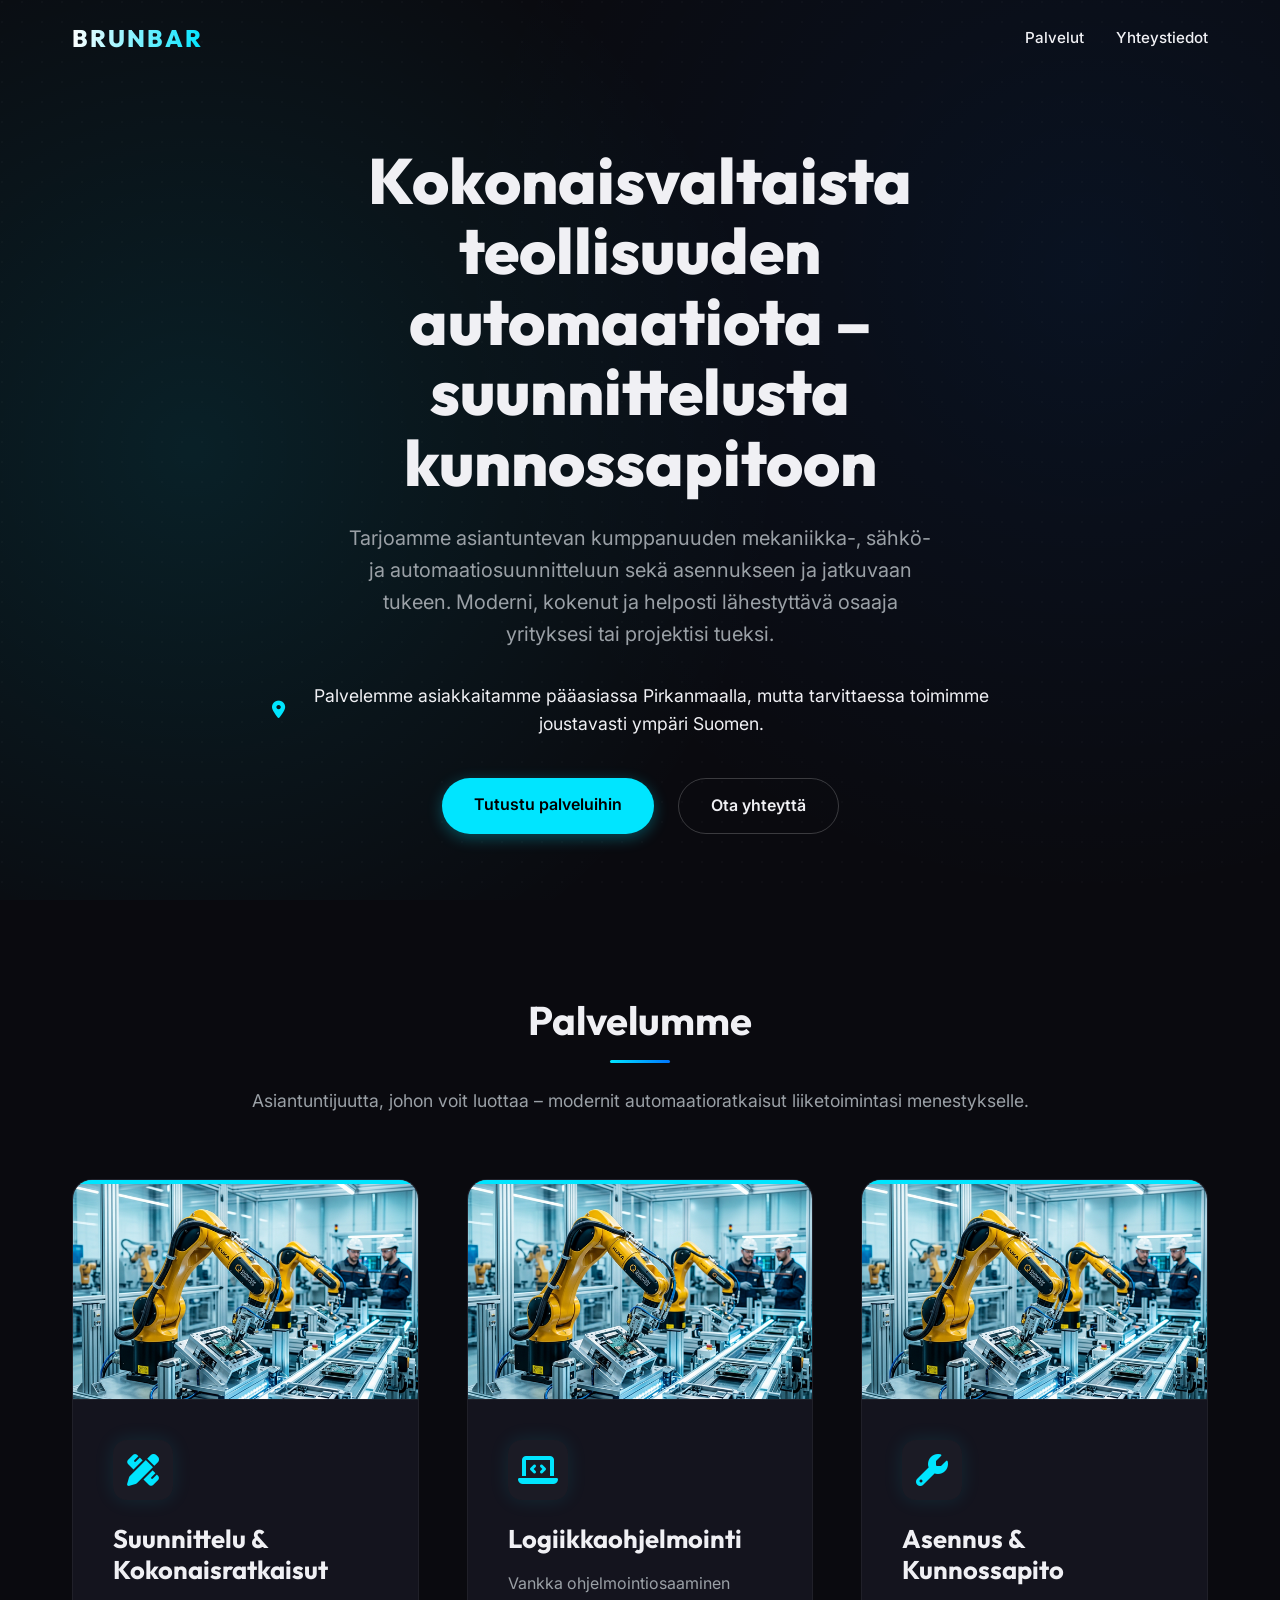
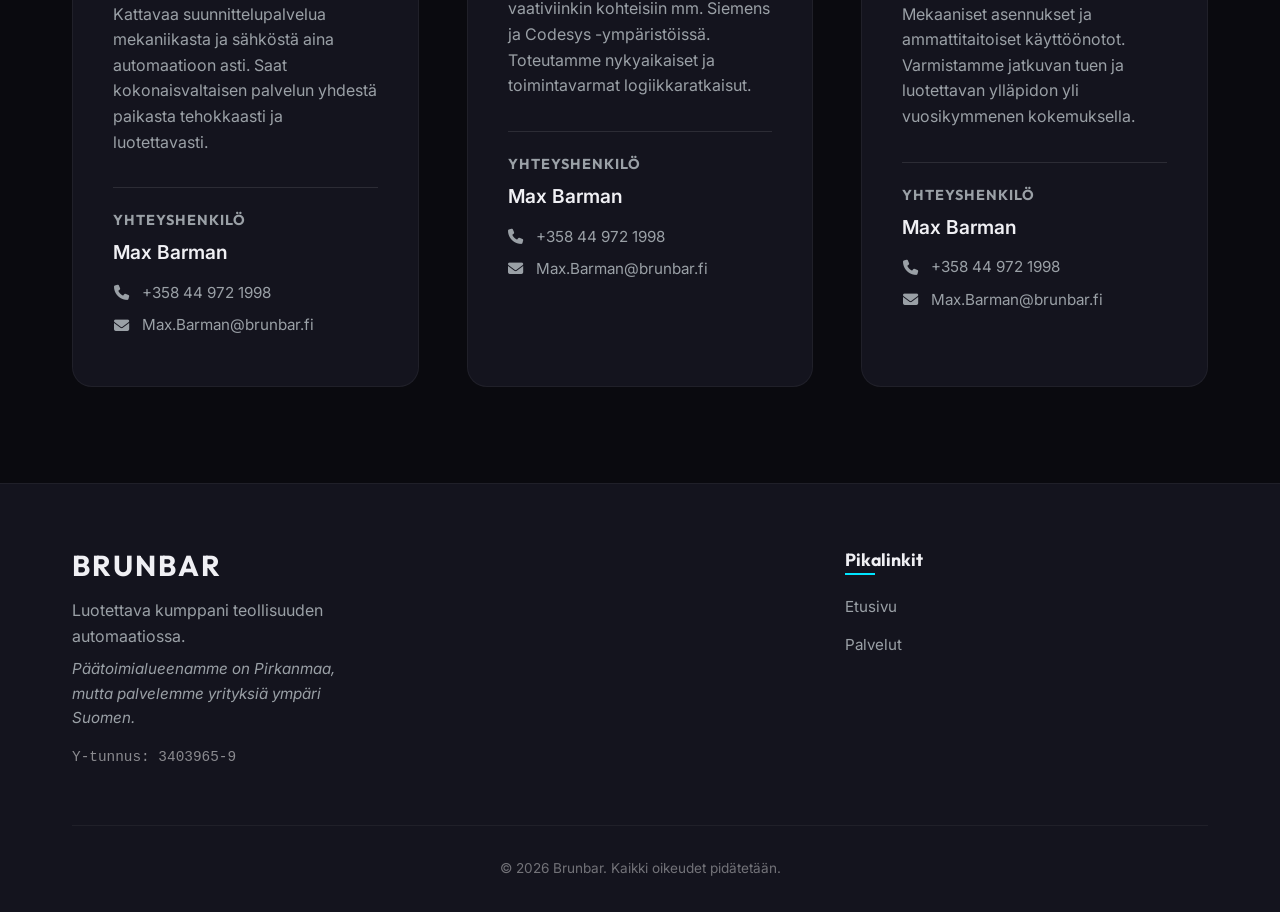
<file: index.html>
<!DOCTYPE html>
<html lang="fi">
<head>
    <meta charset="UTF-8">
    <meta name="viewport" content="width=device-width, initial-scale=1.0">
    <title>Brunbar - Teollisuuden Automaatioratkaisut</title>
    <meta name="description" content="Brunbar tarjoaa asiantuntevia ja luotettavia teollisuuden automaatioratkaisuja.">
    <link rel="preconnect" href="https://fonts.googleapis.com">
    <link rel="preconnect" href="https://fonts.gstatic.com" crossorigin>
    <link href="https://fonts.googleapis.com/css2?family=Inter:wght@300;400;600;800&family=Outfit:wght@400;700&display=swap" rel="stylesheet">
    <link rel="stylesheet" href="style.css">
    <link rel="stylesheet" href="https://cdnjs.cloudflare.com/ajax/libs/font-awesome/6.4.0/css/all.min.css">
</head>
<body>

    <!-- Header navigation -->
    <header id="navbar">
        <div class="container nav-content">
            <a href="#" class="logo">BRUNBAR</a>
            <nav class="nav-links">
                <a href="#services">Palvelut</a>
                <a href="#contact">Yhteystiedot</a>
            </nav>
        </div>
    </header>

    <!-- Hero Section -->
    <section class="hero" id="home">
        <div class="hero-background"></div>
        <div class="hero-overlay"></div>
        <div class="container hero-content">
            <h1 class="hero-title">Kokonaisvaltaista teollisuuden automaatiota – suunnittelusta kunnossapitoon</h1>
            <p class="hero-subtitle">Tarjoamme asiantuntevan kumppanuuden mekaniikka-, sähkö- ja automaatiosuunnitteluun sekä asennukseen ja jatkuvaan tukeen. Moderni, kokenut ja helposti lähestyttävä osaaja yrityksesi tai projektisi tueksi.</p>
            <p class="hero-location"><i class="fa-solid fa-location-dot"></i> Palvelemme asiakkaitamme pääasiassa Pirkanmaalla, mutta tarvittaessa toimimme joustavasti ympäri Suomen.</p>
            <div class="hero-actions">
                <a href="#services" class="btn btn-primary">Tutustu palveluihin</a>
                <a href="#contact" class="btn btn-secondary">Ota yhteyttä</a>
            </div>
        </div>
    </section>

    <!-- Services Section -->
    <section class="services section" id="services">
        <div class="container">
            <div class="section-header">
                <h2>Palvelumme</h2>
                <div class="line"></div>
                <p>Asiantuntijuutta, johon voit luottaa – modernit automaatioratkaisut liiketoimintasi menestykselle.</p>
            </div>
            
            <div class="services-grid">
                <!-- Design Service -->
                <div class="service-card automation-card">
                    <div class="service-image-wrapper">
                        <img src="automation_bg.png" alt="Mekaniikka, sähkö ja automaatiosuunnittelu" class="service-bg-image">
                    </div>
                    <div class="service-content">
                        <div class="service-icon">
                            <i class="fa-solid fa-pen-ruler"></i>
                        </div>
                        <h3>Suunnittelu & Kokonaisratkaisut</h3>
                        <p>Kattavaa suunnittelupalvelua mekaniikasta ja sähköstä aina automaatioon asti. Saat kokonaisvaltaisen palvelun yhdestä paikasta tehokkaasti ja luotettavasti.</p>
                        <div class="service-contact">
                            <h4>Yhteyshenkilö</h4>
                            <p class="name">Max Barman</p>
                            <a href="tel:+358449721998" class="contact-link"><i class="fa-solid fa-phone"></i> +358 44 972 1998</a>
                            <a href="mailto:Max.Barman@brunbar.fi" class="contact-link"><i class="fa-solid fa-envelope"></i> Max.Barman@brunbar.fi</a>
                        </div>
                    </div>
                </div>

                <!-- Programming Service -->
                <div class="service-card automation-card">
                    <div class="service-image-wrapper">
                        <img src="automation_bg.png" alt="Logiikkaohjelmointi" class="service-bg-image">
                    </div>
                    <div class="service-content">
                        <div class="service-icon">
                            <i class="fa-solid fa-laptop-code"></i>
                        </div>
                        <h3>Logiikkaohjelmointi</h3>
                        <p>Vankka ohjelmointiosaaminen vaativiinkin kohteisiin mm. Siemens ja Codesys -ympäristöissä. Toteutamme nykyaikaiset ja toimintavarmat logiikkaratkaisut.</p>
                        <div class="service-contact">
                            <h4>Yhteyshenkilö</h4>
                            <p class="name">Max Barman</p>
                            <a href="tel:+358449721998" class="contact-link"><i class="fa-solid fa-phone"></i> +358 44 972 1998</a>
                            <a href="mailto:Max.Barman@brunbar.fi" class="contact-link"><i class="fa-solid fa-envelope"></i> Max.Barman@brunbar.fi</a>
                        </div>
                    </div>
                </div>

                <!-- Maintenance Service -->
                <div class="service-card automation-card">
                    <div class="service-image-wrapper">
                        <img src="automation_bg.png" alt="Asennus ja kunnossapito" class="service-bg-image">
                    </div>
                    <div class="service-content">
                        <div class="service-icon">
                            <i class="fa-solid fa-wrench"></i>
                        </div>
                        <h3>Asennus & Kunnossapito</h3>
                        <p>Mekaaniset asennukset ja ammattitaitoiset käyttöönotot. Varmistamme jatkuvan tuen ja luotettavan ylläpidon yli vuosikymmenen kokemuksella.</p>
                        <div class="service-contact">
                            <h4>Yhteyshenkilö</h4>
                            <p class="name">Max Barman</p>
                            <a href="tel:+358449721998" class="contact-link"><i class="fa-solid fa-phone"></i> +358 44 972 1998</a>
                            <a href="mailto:Max.Barman@brunbar.fi" class="contact-link"><i class="fa-solid fa-envelope"></i> Max.Barman@brunbar.fi</a>
                        </div>
                    </div>
                </div>

            </div>
        </div>
    </section>

    <!-- Contact & Footer Section -->
    <footer class="footer" id="contact">
        <div class="container">
            <div class="footer-grid">
                <div class="footer-brand">
                    <h2>BRUNBAR</h2>
                    <p>Luotettava kumppani teollisuuden automaatiossa.</p>
                    <p class="location-text">Päätoimialueenamme on Pirkanmaa, mutta palvelemme yrityksiä ympäri Suomen.</p>
                    <p class="y-tunnus">Y-tunnus: 3403965-9</p>
                </div>
                
                <div class="footer-links">
                    <h3>Pikalinkit</h3>
                    <ul>
                        <li><a href="#home">Etusivu</a></li>
                        <li><a href="#services">Palvelut</a></li>
                    </ul>
                </div>
            </div>
            
            <div class="footer-bottom">
                <p>&copy; <span id="year"></span> Brunbar. Kaikki oikeudet pidätetään.</p>
            </div>
        </div>
    </footer>

    <script src="script.js"></script>
</body>
</html>
</file>
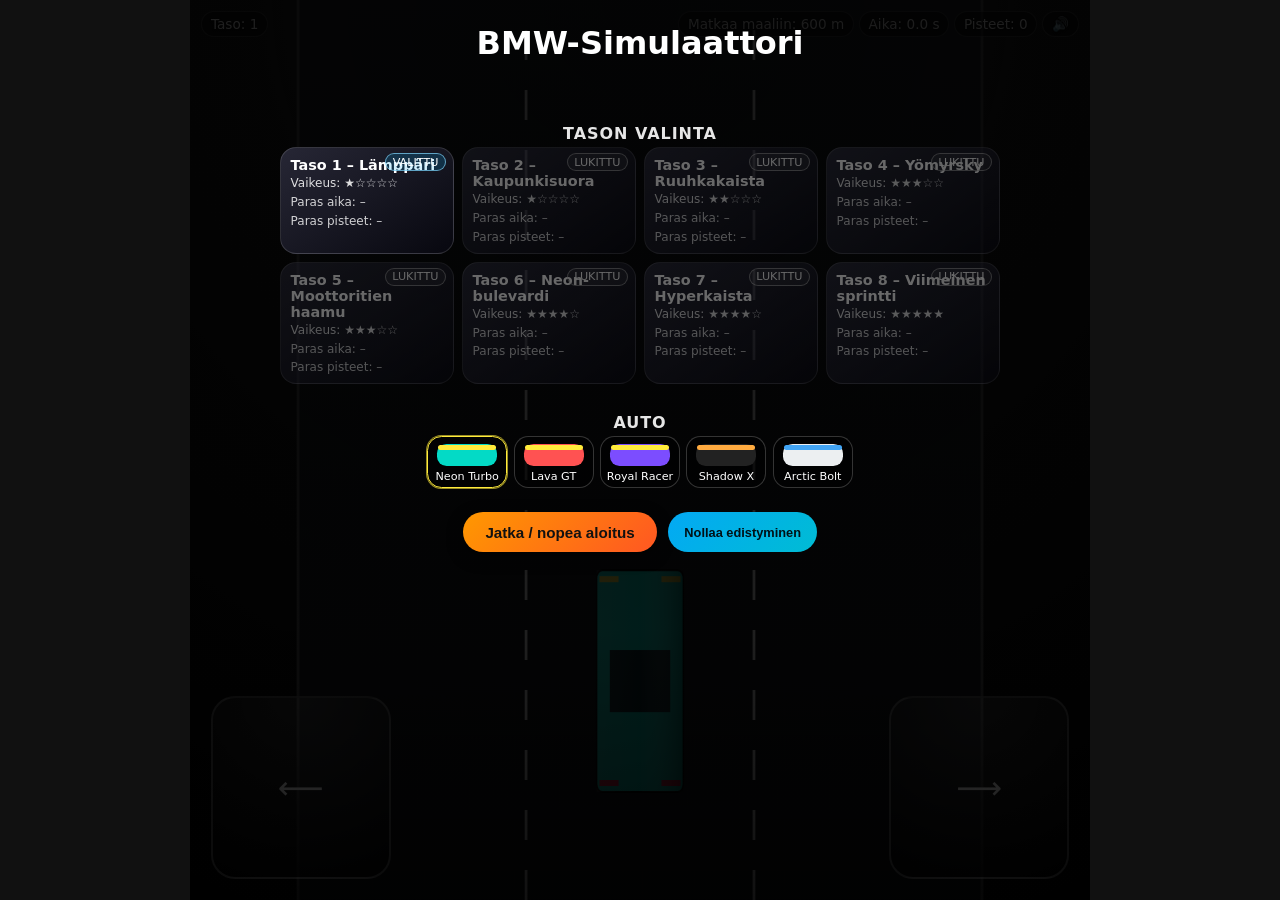
<file: gayming.html>
<!DOCTYPE html>
<html lang="fi">
<head>
  <meta charset="UTF-8" />
  <title>Mini Racing – Gayming Edition</title>
  <meta name="viewport" content="width=device-width, initial-scale=1, maximum-scale=1, user-scalable=no" />
  <style>
    * {
      box-sizing: border-box;
      margin: 0;
      padding: 0;
      -webkit-tap-highlight-color: transparent;
    }

    html, body {
      width: 100%;
      height: 100%;
      overflow: hidden;
      background: #111;
      font-family: system-ui, -apple-system, BlinkMacSystemFont, "Segoe UI", sans-serif;
      color: #fff;
    }

    #game-container {
      position: relative;
      width: 100%;
      height: 100%;
      touch-action: none;
      background: radial-gradient(circle at top, #333 0, #111 60%, #000 100%);
    }

    canvas {
      display: block;
      width: 100%;
      height: 100%;
    }

    .overlay {
      position: absolute;
      inset: 0;
      display: flex;
      flex-direction: column;
      align-items: center;
      justify-content: flex-start;
      gap: 0.75rem;
      padding: 1.5rem 1.2rem 1.2rem;
      background: radial-gradient(circle at top, rgba(0,0,0,0.9), rgba(0,0,0,0.85));
      text-align: center;
      z-index: 10;
      overflow-y: auto;
    }

    .overlay.hidden {
      display: none;
    }

    .overlay h1 {
      font-size: 2rem;
      margin-bottom: 0.25rem;
    }

    .overlay p {
      margin-bottom: 0.25rem;
      opacity: 0.9;
    }

    .btn {
      display: inline-block;
      border-radius: 999px;
      padding: 0.7rem 1.4rem;
      border: none;
      margin: 0.2rem;
      font-size: 0.95rem;
      font-weight: 600;
      background: linear-gradient(135deg, #ff9800, #ff5722);
      color: #111;
      cursor: pointer;
      box-shadow: 0 0.3rem 0.9rem rgba(0, 0, 0, 0.6);
      white-space: nowrap;
    }

    .btn.secondary {
      background: linear-gradient(135deg, #03a9f4, #00bcd4);
      color: #011017;
    }

    .btn.small {
      padding: 0.45rem 1rem;
      font-size: 0.8rem;
      box-shadow: none;
    }

    .btn:active {
      transform: translateY(1px) scale(0.98);
    }

    .section-title {
      font-size: 1rem;
      font-weight: 700;
      margin-top: 0.5rem;
      margin-bottom: 0.25rem;
      text-transform: uppercase;
      letter-spacing: 0.06em;
      opacity: 0.9;
    }

    .hint {
      font-size: 0.8rem;
      opacity: 0.7;
    }

    .level-select {
      width: 100%;
      max-width: 720px;
      margin-top: 0.4rem;
    }

    .level-list {
      display: grid;
      grid-template-columns: repeat(auto-fit, minmax(140px, 1fr));
      gap: 0.5rem;
      width: 100%;
    }

    .level-card {
      background: linear-gradient(145deg, rgba(40,40,55,0.96), rgba(8,8,16,0.96));
      border-radius: 1rem;
      padding: 0.55rem 0.6rem;
      border: 1px solid rgba(255,255,255,0.14);
      text-align: left;
      display: flex;
      flex-direction: column;
      gap: 0.2rem;
      cursor: pointer;
      position: relative;
    }

    .level-card.locked {
      opacity: 0.4;
      cursor: default;
    }

    .level-name {
      font-size: 0.9rem;
      font-weight: 600;
    }

    .level-meta {
      font-size: 0.75rem;
      opacity: 0.85;
    }

    .level-best-time,
    .level-best-score {
      font-size: 0.75rem;
      margin-top: 0.1rem;
      opacity: 0.8;
    }

    .level-badge {
      position: absolute;
      top: 0.3rem;
      right: 0.45rem;
      font-size: 0.7rem;
      padding: 0.1rem 0.4rem;
      border-radius: 999px;
      background: rgba(76,175,80,0.2);
      border: 1px solid rgba(129,199,132,0.6);
      text-transform: uppercase;
    }

    .level-badge.locked {
      background: rgba(158,158,158,0.1);
      border-color: rgba(189,189,189,0.6);
    }

    .level-badge.current {
      background: rgba(3,169,244,0.18);
      border-color: rgba(129,212,250,0.7);
    }

    .car-customization {
      width: 100%;
      max-width: 720px;
      margin-top: 0.3rem;
    }

    .car-skin-list {
      display: flex;
      flex-wrap: wrap;
      gap: 0.4rem;
      justify-content: center;
    }

    .car-skin {
      width: 80px;
      padding: 0.25rem;
      border-radius: 0.9rem;
      background: rgba(0,0,0,0.5);
      border: 1px solid rgba(255,255,255,0.2);
      cursor: pointer;
      display: flex;
      flex-direction: column;
      align-items: center;
      gap: 0.1rem;
      font-size: 0.7rem;
    }

    .car-skin-preview {
      width: 100%;
      height: 28px;
      border-radius: 0.7rem;
      position: relative;
      overflow: hidden;
    }

    .car-skin-preview-body {
      position: absolute;
      inset: 3px 5px;
      border-radius: 0.6rem;
    }

    .car-skin-preview-details {
      position: absolute;
      left: 6px;
      right: 6px;
      top: 4px;
      height: 5px;
      border-radius: 999px;
    }

    .car-skin.selected {
      border-color: #ffeb3b;
      box-shadow: 0 0 0 1px rgba(255,235,59,0.6);
    }

    .menu-actions {
      margin-top: 0.3rem;
      display: flex;
      flex-wrap: wrap;
      gap: 0.3rem;
      justify-content: center;
    }

    #controls {
      position: absolute;
      inset-inline: 0;
      bottom: 0;
      height: 25vh;
      display: flex;
      justify-content: space-between;
      padding: 1.3rem;
      z-index: 5;
      pointer-events: none;
    }

    .control-btn {
      pointer-events: auto;
      width: 30vw;
      max-width: 180px;
      height: 100%;
      border-radius: 1.5rem;
      border: 2px solid rgba(255, 255, 255, 0.3);
      background: radial-gradient(circle at top, rgba(255,255,255,0.16), rgba(0,0,0,0.75));
      display: flex;
      align-items: center;
      justify-content: center;
      font-size: 2rem;
      color: #fff;
      user-select: none;
    }

    .control-btn:active {
      background: radial-gradient(circle at top, rgba(255,255,255,0.25), rgba(0,0,0,0.85));
      transform: scale(0.97);
    }

    #hud {
      position: absolute;
      top: 0.7rem;
      left: 0.7rem;
      right: 0.7rem;
      display: flex;
      justify-content: space-between;
      flex-wrap: wrap;
      gap: 0.3rem;
      font-size: 0.85rem;
      text-shadow: 0 1px 2px #000;
      z-index: 4;
    }

    #hud span {
      background: rgba(0, 0, 0, 0.5);
      padding: 0.25rem 0.55rem;
      border-radius: 999px;
      border: 1px solid rgba(255,255,255,0.2);
    }

    #hud-right {
      display: flex;
      gap: 0.3rem;
      flex-wrap: wrap;
    }

    #hud-audio {
      cursor: pointer;
      user-select: none;
    }

    #status-overlay h1 {
      margin-top: 1rem;
      margin-bottom: 0.4rem;
    }

    #status-overlay .btn-row {
      margin-top: 0.4rem;
      display: flex;
      flex-wrap: wrap;
      gap: 0.4rem;
      justify-content: center;
    }

    #status-extra {
      font-size: 0.8rem;
      opacity: 0.8;
      margin-top: 0.1rem;
    }

    @media (min-width: 768px) {
      .overlay { justify-content: flex-start; }
      #game-container {
        max-width: 900px;
        margin: 0 auto;
      }
    }
  </style>
</head>
<body>
  <div id="game-container">
    <canvas id="game"></canvas>

    <div id="hud">
      <span id="hud-level">Taso: 1</span>
      <div id="hud-right">
        <span id="hud-distance">Matkaa maaliin: –</span>
        <span id="hud-time">Aika: 0.0 s</span>
        <span id="hud-score">Pisteet: 0</span>
        <span id="hud-audio" title="Äänet päälle/pois">🔊</span>
      </div>
    </div>

    <div id="controls">
      <div id="btn-left" class="control-btn">⟵</div>
      <div id="btn-right" class="control-btn">⟶</div>
    </div>

    <div id="menu" class="overlay">
      <h1>BMW-Simulaattori</h1>
      <p></p>
      <p class="hint"></p>

      <div class="level-select">
        <div class="section-title">Tason valinta</div>
        <div id="level-list" class="level-list"></div>
        <p class="hint"></p>
      </div>

      <div class="car-customization">
        <div class="section-title">Auto</div>
        <div id="car-skin-list" class="car-skin-list"></div>
        <p class="hint"></p>
      </div>

      <div class="menu-actions">
        <button id="btn-quick-start" class="btn">Jatka / nopea aloitus</button>
        <button id="btn-reset-progress" class="btn secondary small">Nollaa edistyminen</button>
      </div>
    </div>

    <div id="status-overlay" class="overlay hidden">
      <h1 id="status-title">Taso läpäisty!</h1>
      <p id="status-text"></p>
      <div id="status-extra"></div>
      <div class="btn-row">
        <button id="btn-primary" class="btn"></button>
        <button id="btn-secondary" class="btn secondary hidden"></button>
        <button id="btn-back-menu" class="btn small">Takaisin valikkoon</button>
      </div>
    </div>
  </div>

  <script>
    // DOM
    const canvas = document.getElementById("game");
    const ctx = canvas.getContext("2d");

    const hudLevel = document.getElementById("hud-level");
    const hudDistance = document.getElementById("hud-distance");
    const hudTime = document.getElementById("hud-time");
    const hudScore = document.getElementById("hud-score");
    const hudAudio = document.getElementById("hud-audio");

    const menuOverlay = document.getElementById("menu");
    const levelListEl = document.getElementById("level-list");
    const carSkinListEl = document.getElementById("car-skin-list");
    const btnQuickStart = document.getElementById("btn-quick-start");
    const btnResetProgress = document.getElementById("btn-reset-progress");

    const statusOverlay = document.getElementById("status-overlay");
    const statusTitle = document.getElementById("status-title");
    const statusText = document.getElementById("status-text");
    const statusExtra = document.getElementById("status-extra");
    const btnPrimary = document.getElementById("btn-primary");
    const btnSecondary = document.getElementById("btn-secondary");
    const btnBackMenu = document.getElementById("btn-back-menu");

    const btnLeft = document.getElementById("btn-left");
    const btnRight = document.getElementById("btn-right");

    // Storage keys (v3 = uusi, helpompi peli)
    const STORAGE_KEY_PROGRESS = "miniRacingProgress_v3";
    const STORAGE_KEY_CAR = "miniRacingCarSkin_v3";
    const STORAGE_KEY_AUDIO = "miniRacingAudio_v1";

    // Tasot (8 karttaa)
    const levels = [
      { id: 0, name: "Taso 1 – Lämppäri",            speed: 170, distance: 600,  obstacleInterval: 1300, coinInterval: 1100, difficulty: 1 },
      { id: 1, name: "Taso 2 – Kaupunkisuora",       speed: 190, distance: 900,  obstacleInterval: 1200, coinInterval: 1000, difficulty: 2 },
      { id: 2, name: "Taso 3 – Ruuhkakaista",        speed: 215, distance: 1100, obstacleInterval: 1100, coinInterval: 950,  difficulty: 3 },
      { id: 3, name: "Taso 4 – Yömyrsky",            speed: 240, distance: 1300, obstacleInterval: 1000, coinInterval: 900,  difficulty: 4 },
      { id: 4, name: "Taso 5 – Moottoritien haamu",  speed: 265, distance: 1500, obstacleInterval: 930,  coinInterval: 850,  difficulty: 5 },
      { id: 5, name: "Taso 6 – Neon-bulevardi",      speed: 290, distance: 1800, obstacleInterval: 880,  coinInterval: 800,  difficulty: 6 },
      { id: 6, name: "Taso 7 – Hyperkaista",         speed: 320, distance: 2100, obstacleInterval: 830,  coinInterval: 750,  difficulty: 7 },
      { id: 7, name: "Taso 8 – Viimeinen sprintti",  speed: 350, distance: 2400, obstacleInterval: 780,  coinInterval: 720,  difficulty: 8 }
    ];

    const carSkins = [
      { id: "neon",   name: "Neon Turbo",    body: "#03dac6", details: "#ffeb3b" },
      { id: "lava",   name: "Lava GT",       body: "#ff5252", details: "#ffeb3b" },
      { id: "royal",  name: "Royal Racer",   body: "#7c4dff", details: "#ffeb3b" },
      { id: "shadow", name: "Shadow X",      body: "#222222", details: "#ffab40" },
      { id: "arctic", name: "Arctic Bolt",   body: "#eceff1", details: "#42a5f5" }
    ];

    let progress = {
      highestUnlocked: 0,
      bestTimes: {},
      bestScores: {}
    };

    let currentCarSkinId = "neon";

    let gameState = "menu"; // menu, playing, levelComplete, gameOver, finished
    let currentLevelIndex = 0;

    const road = {
      x: 0,
      width: 0,
      lanes: 3,
      laneWidth: 0
    };

    const player = {
      x: 0,
      y: 0,
      width: 40,
      height: 70,
      lane: 1,
      targetLane: 1,
      moveSpeed: 900 // px/s sivuttaisliikkeen maksimi
    };

    let obstacles = [];
    let obstacleTimer = 0;
    let distanceLeft = 0;
    let lastTime = 0;
    let scrollOffset = 0;
    let elapsedTime = 0;

    let coins = [];
    let coinTimer = 0;
    let score = 0;
    const COIN_VALUE = 100;

    let inputLeftActive = false;
    let inputRightActive = false;

    // Audio
    let audioEnabled = true;
    let audioCtx = null;
    let masterGain = null;
    let engineGain = null;
    let sfxGain = null;
    let engineOsc = null;

    function loadAudioSetting() {
      try {
        const v = localStorage.getItem(STORAGE_KEY_AUDIO);
        audioEnabled = v === "0" ? false : true;
      } catch {
        audioEnabled = true;
      }
    }

    function saveAudioSetting() {
      try {
        localStorage.setItem(STORAGE_KEY_AUDIO, audioEnabled ? "1" : "0");
      } catch {}
    }

    function updateAudioHUD() {
      hudAudio.textContent = audioEnabled ? "🔊" : "🔇";
    }

    function initAudioContext() {
      if (!audioEnabled) return;
      if (audioCtx) return;
      const AC = window.AudioContext || window.webkitAudioContext;
      if (!AC) return;

      audioCtx = new AC();
      masterGain = audioCtx.createGain();
      masterGain.gain.value = 0.7;
      masterGain.connect(audioCtx.destination);

      engineGain = audioCtx.createGain();
      engineGain.gain.value = 0.0;
      engineGain.connect(masterGain);

      sfxGain = audioCtx.createGain();
      sfxGain.gain.value = 0.8;
      sfxGain.connect(masterGain);
    }

    function startEngineSound() {
      if (!audioEnabled) return;
      initAudioContext();
      if (!audioCtx || engineOsc) return;

      engineOsc = audioCtx.createOscillator();
      engineOsc.type = "sawtooth";
      engineOsc.frequency.value = 80;
      engineOsc.connect(engineGain);

      const now = audioCtx.currentTime;
      engineGain.gain.setValueAtTime(0.0, now);
      engineGain.gain.linearRampToValueAtTime(0.22, now + 0.4);

      engineOsc.start();
    }

    function stopEngineSound() {
      if (!audioCtx || !engineOsc) return;
      const now = audioCtx.currentTime;
      engineGain.gain.cancelScheduledValues(now);
      engineGain.gain.setTargetAtTime(0.0, now, 0.08);
      engineOsc.stop(now + 0.15);
      engineOsc = null;
    }

    function updateEnginePitch(level) {
      if (!audioEnabled || !audioCtx || !engineOsc) return;
      const base = 60 + level.speed * 0.15;
      const steerBoost = (inputLeftActive || inputRightActive) ? 30 : 0;
      const freq = base + steerBoost;
      engineOsc.frequency.setTargetAtTime(freq, audioCtx.currentTime, 0.05);
    }

    function playBeep(freq, duration, volume) {
      if (!audioEnabled) return;
      initAudioContext();
      if (!audioCtx) return;
      const osc = audioCtx.createOscillator();
      const gain = audioCtx.createGain();
      osc.type = "sine";
      osc.frequency.value = freq;
      gain.gain.value = volume;
      osc.connect(gain);
      gain.connect(sfxGain || masterGain);
      const now = audioCtx.currentTime;
      osc.start(now);
      gain.gain.setValueAtTime(volume, now);
      gain.gain.exponentialRampToValueAtTime(0.001, now + duration);
      osc.stop(now + duration + 0.02);
    }

    function playCoinSound() { playBeep(880, 0.12, 0.5); }
    function playClickSound() { playBeep(420, 0.08, 0.3); }

    function playWinSound() {
      playBeep(1320, 0.18, 0.5);
      setTimeout(() => playBeep(1760, 0.22, 0.4), 80);
    }

    function playCrashSound() {
      if (!audioEnabled) return;
      initAudioContext();
      if (!audioCtx) return;
      const osc = audioCtx.createOscillator();
      const gain = audioCtx.createGain();
      osc.type = "square";
      osc.frequency.value = 80;
      gain.gain.value = 0.7;
      osc.connect(gain);
      gain.connect(sfxGain || masterGain);
      const now = audioCtx.currentTime;
      osc.start(now);
      gain.gain.setValueAtTime(0.7, now);
      gain.gain.exponentialRampToValueAtTime(0.001, now + 0.25);
      osc.frequency.exponentialRampToValueAtTime(20, now + 0.25);
      osc.stop(now + 0.3);
    }

    // Storage
    function loadProgress() {
      try {
        const raw = localStorage.getItem(STORAGE_KEY_PROGRESS);
        if (!raw) return;
        const parsed = JSON.parse(raw);
        if (typeof parsed.highestUnlocked === "number") {
          progress.highestUnlocked = parsed.highestUnlocked;
        }
        if (parsed.bestTimes && typeof parsed.bestTimes === "object") {
          progress.bestTimes = parsed.bestTimes;
        }
        if (parsed.bestScores && typeof parsed.bestScores === "object") {
          progress.bestScores = parsed.bestScores;
        }
      } catch (e) {
        console.warn("Progress load fail", e);
      }
    }

    function saveProgress() {
      try {
        localStorage.setItem(STORAGE_KEY_PROGRESS, JSON.stringify(progress));
      } catch (e) {
        console.warn("Progress save fail", e);
      }
    }

    function loadCarSkin() {
      try {
        const id = localStorage.getItem(STORAGE_KEY_CAR);
        if (id && carSkins.some(s => s.id === id)) currentCarSkinId = id;
      } catch {}
    }

    function saveCarSkin() {
      try {
        localStorage.setItem(STORAGE_KEY_CAR, currentCarSkinId);
      } catch {}
    }

    function getCurrentCarSkin() {
      return carSkins.find(s => s.id === currentCarSkinId) || carSkins[0];
    }

    function formatTime(seconds) {
      if (!isFinite(seconds)) return "–";
      const ms = Math.round(seconds * 100);
      const totalSeconds = Math.floor(ms / 100);
      const minutes = Math.floor(totalSeconds / 60);
      const secs = totalSeconds % 60;
      const hundredths = ms % 100;
      if (minutes > 0) {
        return `${minutes}:${secs.toString().padStart(2, "0")}.${hundredths.toString().padStart(2, "0")} min`;
      } else {
        return `${secs}.${hundredths.toString().padStart(2, "0")} s`;
      }
    }

    // Layout
    function resizeCanvas() {
      canvas.width = window.innerWidth;
      canvas.height = window.innerHeight;
      const margin = Math.max(canvas.width * 0.12, 40);
      road.x = margin;
      road.width = canvas.width - margin * 2;
      road.laneWidth = road.width / road.lanes;
      const baseWidth = road.laneWidth * 0.38;
      player.width = baseWidth;
      player.height = baseWidth * 1.8;
      player.y = canvas.height - player.height - canvas.height * 0.12;
      updatePlayerTargetX();
      player.x = player.targetX;
    }

    function laneCenterX(laneIndex) {
      return road.x + road.laneWidth * (laneIndex + 0.5);
    }

    function updatePlayerTargetX() {
      player.targetX = laneCenterX(player.targetLane) - player.width / 2;
    }

    window.addEventListener("resize", resizeCanvas);
    resizeCanvas();

    function updateScoreHUD() {
      hudScore.textContent = `Pisteet: ${score}`;
    }

    function resetLevel(index) {
      const level = levels[index];
      currentLevelIndex = index;
      distanceLeft = level.distance;
      obstacles = [];
      obstacleTimer = 0;
      scrollOffset = 0;
      elapsedTime = 0;
      coins = [];
      coinTimer = 0;
      score = 0;
      player.lane = 1;
      player.targetLane = 1;
      updatePlayerTargetX();
      player.x = player.targetX;

      hudLevel.textContent = `Taso: ${index + 1}`;
      hudDistance.textContent = `Matkaa maaliin: ${Math.ceil(distanceLeft)} m`;
      hudTime.textContent = `Aika: 0.0 s`;
      updateScoreHUD();
      updateLevelMenuUI();
    }

    function startLevel(index) {
      playClickSound();
      resetLevel(index);
      gameState = "playing";
      menuOverlay.classList.add("hidden");
      statusOverlay.classList.add("hidden");
      startEngineSound();
    }

    function unlockNextLevelAndUpdateRecords() {
      const level = levels[currentLevelIndex];
      const levelId = level.id.toString();
      const oldBestTime = progress.bestTimes[levelId];
      const oldBestScore = progress.bestScores[levelId];

      if (oldBestTime === undefined || elapsedTime < oldBestTime) {
        progress.bestTimes[levelId] = elapsedTime;
      }
      if (oldBestScore === undefined || score > oldBestScore) {
        progress.bestScores[levelId] = score;
      }

      if (currentLevelIndex < levels.length - 1) {
        if (progress.highestUnlocked < currentLevelIndex + 1) {
          progress.highestUnlocked = currentLevelIndex + 1;
        }
      }

      saveProgress();
    }

    function showStatusOverlay(type) {
      statusOverlay.classList.remove("hidden");
      btnSecondary.classList.add("hidden");
      statusExtra.textContent = "";
      stopEngineSound();

      const level = levels[currentLevelIndex];
      const levelId = level.id.toString();
      const bestTime = progress.bestTimes[levelId];
      const bestScore = progress.bestScores[levelId];
      const currentTimeStr = formatTime(elapsedTime);

      if (type === "levelComplete") {
        gameState = "levelComplete";
        unlockNextLevelAndUpdateRecords();
        playWinSound();

        const newBestTime = bestTime === undefined || elapsedTime < bestTime;
        const newBestScore = bestScore === undefined || score > bestScore;

        const updatedBestTime = progress.bestTimes[levelId];
        const updatedBestScore = progress.bestScores[levelId];

        let s = `Maali! Aikasi: ${currentTimeStr}. `;
        if (newBestTime && bestTime !== undefined) {
          s += `Uusi aikaennätys (vanha ${formatTime(bestTime)}). `;
        } else if (bestTime === undefined) {
          s += `Ensimmäinen aika tällä tasolla. `;
        } else {
          s += `Paras aikasi: ${formatTime(bestTime)}. `;
        }

        s += `Pisteet: ${score}. `;
        if (newBestScore && bestScore !== undefined) {
          s += `Uusi piste-ennätys (vanha ${bestScore}).`;
        } else if (bestScore === undefined) {
          s += `Ensimmäinen pistetulos tällä tasolla.`;
        } else {
          s += `Paras pistemääräsi: ${bestScore}.`;
        }

        statusTitle.textContent = "Taso läpäisty!";
        statusText.textContent = s;

        if (currentLevelIndex < levels.length - 1) {
          statusExtra.textContent = `Seuraavaksi: ${levels[currentLevelIndex + 1].name}`;
          btnPrimary.textContent = "Seuraava taso →";
          btnSecondary.textContent = "Yritä taso uudestaan";
          btnSecondary.classList.remove("hidden");

          btnPrimary.onclick = () => {
            statusOverlay.classList.add("hidden");
            startLevel(currentLevelIndex + 1);
          };
          btnSecondary.onclick = () => {
            statusOverlay.classList.add("hidden");
            startLevel(currentLevelIndex);
          };
        } else {
          gameState = "finished";
          statusExtra.textContent = "Läpäisit kaikki kartat – mestari kuski!";
          btnPrimary.textContent = "Pelaa alusta";
          btnPrimary.onclick = () => {
            statusOverlay.classList.add("hidden");
            startLevel(0);
          };
        }
      } else if (type === "gameOver") {
        gameState = "gameOver";
        playCrashSound();
        statusTitle.textContent = "Törmäys!";
        statusText.textContent = `Auto romuna. Aikasi ennen törmäystä: ${currentTimeStr}, pisteet: ${score}.`;
        btnPrimary.textContent = "Yritä uudestaan";
        btnPrimary.onclick = () => {
          statusOverlay.classList.add("hidden");
          startLevel(currentLevelIndex);
        };
      }

      btnBackMenu.onclick = () => {
        playClickSound();
        statusOverlay.classList.add("hidden");
        gameState = "menu";
        menuOverlay.classList.remove("hidden");
        updateLevelMenuUI();
      };
    }

    function rectsOverlap(a, b) {
      return !(
        a.x + a.width < b.x ||
        a.x > b.x + b.width ||
        a.y + a.height < b.y ||
        a.y > b.y + b.height
      );
    }

    function spawnObstacle() {
      const level = levels[currentLevelIndex];
      const lane = Math.floor(Math.random() * road.lanes);
      const laneCenter = laneCenterX(lane);
      const width = road.laneWidth * 0.34;
      const height = width * 1.7;

      obstacles.push({
        x: laneCenter - width / 2,
        y: -height - 20,
        width,
        height,
        speed: level.speed * (0.9 + Math.random() * 0.25)
      });
    }

    function spawnCoin() {
      const level = levels[currentLevelIndex];
      const lane = Math.floor(Math.random() * road.lanes);
      const laneCenter = laneCenterX(lane);
      const size = road.laneWidth * 0.28;

      coins.push({
        x: laneCenter - size / 2,
        y: -size - 10,
        width: size,
        height: size,
        speed: level.speed * 0.9
      });
    }

    function update(dt) {
      if (gameState !== "playing") return;
      const level = levels[currentLevelIndex];

      // Pelaajan pehmeä lane-liike
      const dx = player.targetX - player.x;
      const maxStep = player.moveSpeed * dt;
      if (Math.abs(dx) <= maxStep) {
        player.x = player.targetX;
      } else {
        player.x += Math.sign(dx) * maxStep;
      }

      scrollOffset += level.speed * dt;
      elapsedTime += dt;
      hudTime.textContent = `Aika: ${formatTime(elapsedTime)}`;

      obstacleTimer -= dt * 1000;
      if (obstacleTimer <= 0) {
        spawnObstacle();
        obstacleTimer = level.obstacleInterval * (0.85 + Math.random() * 0.4);
      }

      coinTimer -= dt * 1000;
      if (coinTimer <= 0) {
        spawnCoin();
        coinTimer = level.coinInterval * (0.8 + Math.random() * 0.5);
      }

      // Päivitä esteet
      const playerHit = {
        x: player.x + player.width * 0.15,
        y: player.y + player.height * 0.1,
        width: player.width * 0.7,
        height: player.height * 0.8
      };

      for (let i = obstacles.length - 1; i >= 0; i--) {
        const o = obstacles[i];
        o.y += o.speed * dt;
        if (o.y > canvas.height + 60) {
          obstacles.splice(i, 1);
          continue;
        }
        const oHit = {
          x: o.x + o.width * 0.1,
          y: o.y + o.height * 0.1,
          width: o.width * 0.8,
          height: o.height * 0.8
        };
        if (rectsOverlap(playerHit, oHit)) {
          showStatusOverlay("gameOver");
          return;
        }
      }

      // Päivitä kolikot
      for (let i = coins.length - 1; i >= 0; i--) {
        const c = coins[i];
        c.y += c.speed * dt;
        if (c.y > canvas.height + 40) {
          coins.splice(i, 1);
          continue;
        }
        const cHit = {
          x: c.x + c.width * 0.2,
          y: c.y + c.height * 0.2,
          width: c.width * 0.6,
          height: c.height * 0.6
        };
        if (rectsOverlap(playerHit, cHit)) {
          score += COIN_VALUE;
          updateScoreHUD();
          playCoinSound();
          coins.splice(i, 1);
        }
      }

      // Matka
      const distanceStep = level.speed * dt * 0.6;
      distanceLeft -= distanceStep;
      if (distanceLeft < 0) distanceLeft = 0;
      hudDistance.textContent = `Matkaa maaliin: ${Math.ceil(distanceLeft)} m`;

      if (distanceLeft <= 0) {
        showStatusOverlay("levelComplete");
      }

      updateEnginePitch(level);
    }

    function drawRoad() {
      const h = canvas.height;
      const grad = ctx.createLinearGradient(0, 0, 0, h);
      grad.addColorStop(0, "#20232a");
      grad.addColorStop(1, "#13151a");
      ctx.fillStyle = grad;
      ctx.fillRect(road.x, 0, road.width, h);

      ctx.strokeStyle = "#555";
      ctx.lineWidth = 4;
      ctx.beginPath();
      ctx.moveTo(road.x, 0);
      ctx.lineTo(road.x, h);
      ctx.moveTo(road.x + road.width, 0);
      ctx.lineTo(road.x + road.width, h);
      ctx.stroke();

      const dashHeight = 30;
      const gap = 30;
      ctx.strokeStyle = "#eee";
      ctx.lineWidth = 4;
      ctx.setLineDash([dashHeight, gap]);

      for (let lane = 1; lane < road.lanes; lane++) {
        const x = road.x + road.laneWidth * lane;
        ctx.beginPath();
        const offset = scrollOffset % (dashHeight + gap);
        ctx.moveTo(x, -dashHeight + offset);
        ctx.lineTo(x, h + dashHeight + offset);
        ctx.stroke();
      }

      ctx.setLineDash([]);
    }

    function drawCar(car, bodyColor, detailColor) {
      ctx.save();
      ctx.translate(car.x + car.width / 2, car.y + car.height / 2);
      const bw = car.width;
      const bh = car.height;

      ctx.fillStyle = bodyColor;
      ctx.strokeStyle = "#000";
      ctx.lineWidth = 2;
      if (ctx.roundRect) {
        ctx.beginPath();
        ctx.roundRect(-bw / 2, -bh / 2, bw, bh, 8);
        ctx.fill();
        ctx.stroke();
      } else {
        ctx.fillRect(-bw / 2, -bh / 2, bw, bh);
        ctx.strokeRect(-bw / 2, -bh / 2, bw, bh);
      }

      ctx.fillStyle = "rgba(10,20,30,0.9)";
      const winH = bh * 0.28;
      ctx.fillRect(-bw * 0.35, -winH / 2, bw * 0.7, winH);

      ctx.fillStyle = detailColor;
      const lightW = bw * 0.22;
      const lightH = 6;
      ctx.fillRect(-bw / 2 + 4, -bh / 2 + 6, lightW, lightH);
      ctx.fillRect(bw / 2 - lightW - 4, -bh / 2 + 6, lightW, lightH);

      ctx.fillStyle = "#ff1744";
      ctx.fillRect(-bw / 2 + 4, bh / 2 - lightH - 6, lightW, lightH);
      ctx.fillRect(bw / 2 - lightW - 4, bh / 2 - lightH - 6, lightW, lightH);

      const grad = ctx.createLinearGradient(-bw / 2, 0, bw / 2, 0);
      grad.addColorStop(0, "rgba(255,255,255,0.1)");
      grad.addColorStop(0.5, "rgba(255,255,255,0)");
      grad.addColorStop(1, "rgba(0,0,0,0.35)");
      ctx.fillStyle = grad;
      ctx.fillRect(-bw / 2, -bh / 2, bw, bh);

      ctx.restore();
    }

    function drawCoin(c) {
      const cx = c.x + c.width / 2;
      const cy = c.y + c.height / 2;
      const r = c.width / 2;
      const grad = ctx.createRadialGradient(cx - r * 0.3, cy - r * 0.3, r * 0.1, cx, cy, r);
      grad.addColorStop(0, "#fff9c4");
      grad.addColorStop(0.4, "#ffeb3b");
      grad.addColorStop(1, "#f9a825");
      ctx.fillStyle = grad;
      ctx.beginPath();
      ctx.arc(cx, cy, r, 0, Math.PI * 2);
      ctx.fill();
      ctx.strokeStyle = "rgba(255,255,255,0.7)";
      ctx.lineWidth = 2;
      ctx.beginPath();
      ctx.arc(cx, cy, r * 0.65, 0, Math.PI * 2);
      ctx.stroke();
    }

    function draw() {
      ctx.clearRect(0, 0, canvas.width, canvas.height);
      drawRoad();

      for (const c of coins) drawCoin(c);
      for (const o of obstacles) drawCar(o, "#f44336", "#ffc107");

      const skin = getCurrentCarSkin();
      drawCar(player, skin.body, skin.details);

      const grad = ctx.createLinearGradient(0, canvas.height * 0.7, 0, canvas.height);
      grad.addColorStop(0, "rgba(0,0,0,0)");
      grad.addColorStop(1, "rgba(0,0,0,0.5)");
      ctx.fillStyle = grad;
      ctx.fillRect(0, canvas.height * 0.7, canvas.width, canvas.height * 0.3);
    }

    function loop(ts) {
      if (!lastTime) lastTime = ts;
      const dt = Math.min((ts - lastTime) / 1000, 0.035);
      lastTime = ts;
      update(dt);
      draw();
      requestAnimationFrame(loop);
    }

    // PC-ohjaus: lane step per painallus
    window.addEventListener("keydown", (e) => {
      if (e.repeat) return;
      if (e.key === "ArrowLeft" || e.key === "a" || e.key === "A") {
        moveLane(-1);
        inputLeftActive = true;
      } else if (e.key === "ArrowRight" || e.key === "d" || e.key === "D") {
        moveLane(1);
        inputRightActive = true;
      } else if (e.key === "Escape") {
        if (gameState === "playing") {
          gameState = "menu";
          menuOverlay.classList.remove("hidden");
          stopEngineSound();
          updateLevelMenuUI();
        }
      }
    });

    window.addEventListener("keyup", (e) => {
      if (e.key === "ArrowLeft" || e.key === "a" || e.key === "A") {
        inputLeftActive = false;
      } else if (e.key === "ArrowRight" || e.key === "d" || e.key === "D") {
        inputRightActive = false;
      }
    });

    function moveLane(delta) {
      const newLane = Math.max(0, Math.min(road.lanes - 1, player.targetLane + delta));
      if (newLane !== player.targetLane) {
        player.targetLane = newLane;
        updatePlayerTargetX();
        playClickSound();
      }
    }

    function attachTapButton(btn, dir) {
      const onPress = (e) => {
        e.preventDefault();
        moveLane(dir);
      };
      btn.addEventListener("touchstart", onPress);
      btn.addEventListener("mousedown", onPress);
    }

    attachTapButton(btnLeft, -1);
    attachTapButton(btnRight, 1);

    hudAudio.addEventListener("click", () => {
      audioEnabled = !audioEnabled;
      saveAudioSetting();
      updateAudioHUD();
      playClickSound();
      if (!audioEnabled) {
        stopEngineSound();
      } else if (gameState === "playing") {
        startEngineSound();
      }
    });

    function updateLevelMenuUI() {
      levelListEl.innerHTML = "";
      const highest = progress.highestUnlocked;
      levels.forEach((level, index) => {
        const card = document.createElement("div");
        const locked = index > highest;
        card.className = "level-card" + (locked ? " locked" : "");
        const nameEl = document.createElement("div");
        nameEl.className = "level-name";
        nameEl.textContent = level.name;
        card.appendChild(nameEl);

        const metaEl = document.createElement("div");
        metaEl.className = "level-meta";
        const maxStars = 5;
        const normalized = Math.min(maxStars, Math.max(1, Math.round(level.difficulty * maxStars / levels.length)));
        const stars = "★".repeat(normalized) + "☆".repeat(maxStars - normalized);
        metaEl.textContent = `Vaikeus: ${stars}`;
        card.appendChild(metaEl);

        const timeVal = progress.bestTimes[level.id.toString()];
        const timeEl = document.createElement("div");
        timeEl.className = "level-best-time";
        timeEl.textContent = timeVal !== undefined ? `Paras aika: ${formatTime(timeVal)}` : "Paras aika: –";
        card.appendChild(timeEl);

        const scoreVal = progress.bestScores[level.id.toString()];
        const scoreEl = document.createElement("div");
        scoreEl.className = "level-best-score";
        scoreEl.textContent = scoreVal !== undefined ? `Paras pisteet: ${scoreVal}` : "Paras pisteet: –";
        card.appendChild(scoreEl);

        const badge = document.createElement("div");
        badge.className = "level-badge";
        if (locked) {
          badge.classList.add("locked");
          badge.textContent = "Lukittu";
        } else if (index === currentLevelIndex) {
          badge.classList.add("current");
          badge.textContent = "Valittu";
        } else {
          badge.textContent = "Avoin";
        }
        card.appendChild(badge);

        if (!locked) {
          card.addEventListener("click", () => {
            currentLevelIndex = index;
            playClickSound();
            updateLevelMenuUI();
          });
        }

        levelListEl.appendChild(card);
      });
    }

    function buildCarSkinUI() {
      carSkinListEl.innerHTML = "";
      carSkins.forEach((skin) => {
        const wrap = document.createElement("div");
        wrap.className = "car-skin";
        if (skin.id === currentCarSkinId) wrap.classList.add("selected");

        const prev = document.createElement("div");
        prev.className = "car-skin-preview";
        const body = document.createElement("div");
        body.className = "car-skin-preview-body";
        body.style.background = skin.body;
        const det = document.createElement("div");
        det.className = "car-skin-preview-details";
        det.style.background = skin.details;
        prev.appendChild(body);
        prev.appendChild(det);

        const label = document.createElement("div");
        label.textContent = skin.name;

        wrap.appendChild(prev);
        wrap.appendChild(label);

        wrap.addEventListener("click", () => {
          currentCarSkinId = skin.id;
          saveCarSkin();
          playClickSound();
          buildCarSkinUI();
        });

        carSkinListEl.appendChild(wrap);
      });
    }

    btnQuickStart.addEventListener("click", () => {
      const highest = progress.highestUnlocked;
      let idx = currentLevelIndex;
      if (idx > highest) idx = highest;
      startLevel(idx);
    });

    btnResetProgress.addEventListener("click", () => {
      if (confirm("Haluatko varmasti nollata edistymisen, ajat ja pisteet?")) {
        progress = { highestUnlocked: 0, bestTimes: {}, bestScores: {} };
        saveProgress();
        playClickSound();
        updateLevelMenuUI();
      }
    });

    function init() {
      loadAudioSetting();
      updateAudioHUD();
      loadProgress();
      loadCarSkin();
      buildCarSkinUI();
      updateLevelMenuUI();
      if (currentLevelIndex > progress.highestUnlocked) {
        currentLevelIndex = progress.highestUnlocked;
      }
      resetLevel(currentLevelIndex);
      requestAnimationFrame(loop);
    }

    init();
  </script>
</body>
</html>
</file>
<file: style.css>
/* === CSS RESET & VARIABLES === */
:root {
  --clr-bg: #0a0a0f;
  --clr-surface: #14141e;
  --clr-surface-light: #1e1e2d;
  
  --clr-text: #f0f0f4;
  --clr-text-muted: #9aa0a6;
  
  --clr-accent-1: #00e5ff; /* Automation Cyan */
  --clr-accent-2: #0077ff; /* Automation Blue */
  
  --font-heading: 'Outfit', sans-serif;
  --font-body: 'Inter', sans-serif;
  
  --transition-fast: 0.2s ease;
  --transition-normal: 0.3s ease;
  --transition-slow: 0.5s cubic-bezier(0.25, 0.46, 0.45, 0.94);
}

* {
  margin: 0;
  padding: 0;
  box-sizing: border-box;
}

html {
  scroll-behavior: smooth;
}

body {
  font-family: var(--font-body);
  background-color: var(--clr-bg);
  color: var(--clr-text);
  line-height: 1.6;
  overflow-x: hidden;
}

h1, h2, h3, h4, .logo {
  font-family: var(--font-heading);
  line-height: 1.2;
}

a {
  text-decoration: none;
  color: inherit;
  transition: color var(--transition-fast);
}

ul {
  list-style: none;
}

/* === LAYOUT UTILITIES === */
.container {
  width: 100%;
  max-width: 1200px;
  margin: 0 auto;
  padding: 0 2rem;
}

.section {
  padding: 6rem 0;
}

.section-header {
  text-align: center;
  margin-bottom: 4rem;
}

.section-header h2 {
  font-size: 2.5rem;
  margin-bottom: 1rem;
}

.section-header .line {
  height: 3px;
  width: 60px;
  background: linear-gradient(90deg, var(--clr-accent-1), var(--clr-accent-2));
  margin: 0 auto 1.5rem;
  border-radius: 2px;
}

.section-header p {
  color: var(--clr-text-muted);
  font-size: 1.1rem;
}

/* === BUTTONS === */
.btn {
  display: inline-block;
  padding: 0.875rem 2rem;
  font-weight: 600;
  border-radius: 30px;
  transition: all var(--transition-normal);
  cursor: pointer;
  border: none;
  font-size: 1rem;
}

.btn-primary {
  background: var(--clr-accent-1);
  color: #000;
  box-shadow: 0 4px 15px rgba(0, 229, 255, 0.3);
}

.btn-primary:hover {
  transform: translateY(-3px);
  box-shadow: 0 6px 20px rgba(0, 229, 255, 0.4);
}

.btn-secondary {
  background: transparent;
  color: var(--clr-text);
  border: 1px solid rgba(255, 255, 255, 0.2);
}

.btn-secondary:hover {
  border-color: var(--clr-accent-2);
  color: var(--clr-accent-2);
  transform: translateY(-3px);
}

/* === NAVBAR === */
header {
  position: fixed;
  top: 0;
  left: 0;
  width: 100%;
  padding: 1.5rem 0;
  z-index: 1000;
  transition: all var(--transition-normal);
}

header.scrolled {
  background: rgba(10, 10, 15, 0.85);
  backdrop-filter: blur(10px);
  padding: 1rem 0;
  border-bottom: 1px solid rgba(255, 255, 255, 0.05);
}

.nav-content {
  display: flex;
  justify-content: space-between;
  align-items: center;
}

.logo {
  font-size: 1.5rem;
  font-weight: 800;
  letter-spacing: 2px;
  background: linear-gradient(90deg, #fff, var(--clr-accent-1));
  -webkit-background-clip: text;
  background-clip: text;
  -webkit-text-fill-color: transparent;
}

.nav-links {
  display: flex;
  gap: 2rem;
}

.nav-links a {
  font-weight: 500;
  font-size: 0.95rem;
  position: relative;
}

.nav-links a::after {
  content: '';
  position: absolute;
  width: 0;
  height: 2px;
  bottom: -4px;
  left: 0;
  background: var(--clr-accent-1);
  transition: width var(--transition-normal);
}

.nav-links a:hover::after {
  width: 100%;
}

/* === HERO SECTION === */
.hero {
  position: relative;
  min-height: 100vh;
  display: flex;
  align-items: center;
  justify-content: center;
  text-align: center;
  padding-top: 5rem; /* Account for navbar */
  overflow: hidden;
}

.hero-background {
  position: absolute;
  top: 0;
  left: 0;
  width: 100%;
  height: 100%;
  background-image: radial-gradient(circle at 15% 50%, rgba(0, 229, 255, 0.1), transparent 50%),
                    radial-gradient(circle at 85% 30%, rgba(0, 119, 255, 0.08), transparent 50%);
  z-index: -2;
}

.hero-overlay {
  position: absolute;
  top: 0;
  left: 0;
  width: 100%;
  height: 100%;
  background: url('data:image/svg+xml;utf8,<svg width="20" height="20" xmlns="http://www.w3.org/2000/svg"><circle cx="2" cy="2" r="1" fill="rgba(255,255,255,0.05)"/></svg>');
  z-index: -1;
  opacity: 0.5;
}

.hero-content {
  max-width: 800px;
  animation: fadeIn 1s ease-out forwards;
}

@keyframes fadeIn {
  from { opacity: 0; transform: translateY(30px); }
  to { opacity: 1; transform: translateY(0); }
}

.hero-title {
  font-size: clamp(2.5rem, 5vw, 4.5rem);
  font-weight: 800;
  margin-bottom: 1.5rem;
  line-height: 1.1;
}

.hero-subtitle {
  font-size: 1.25rem;
  color: var(--clr-text-muted);
  margin-bottom: 2rem;
  max-width: 600px;
  margin-left: auto;
  margin-right: auto;
}

.hero-location {
  font-size: 1.1rem;
  color: var(--clr-text);
  margin-bottom: 2.5rem;
  display: flex;
  align-items: center;
  justify-content: center;
  gap: 0.6rem;
}

.hero-location i {
  color: var(--clr-accent-1);
}

.hero-actions {
  display: flex;
  justify-content: center;
  gap: 1.5rem;
  flex-wrap: wrap;
}

/* === SERVICES SECTION === */
.services-grid {
  display: grid;
  grid-template-columns: repeat(auto-fit, minmax(320px, 1fr));
  gap: 3rem;
  justify-content: center;
}

.service-card {
  background: var(--clr-surface);
  border-radius: 20px;
  border: 1px solid rgba(255, 255, 255, 0.05);
  transition: all var(--transition-slow);
  position: relative;
  overflow: hidden;
  display: flex;
  flex-direction: column;
}

.service-card::before {
  content: '';
  position: absolute;
  top: 0;
  left: 0;
  width: 100%;
  height: 4px;
  background: var(--clr-text-muted);
  transition: all var(--transition-normal);
  z-index: 2;
}

.automation-card::before {
  background: var(--clr-accent-1);
}


.service-card:hover {
  transform: translateY(-10px);
  box-shadow: 0 20px 40px rgba(0, 0, 0, 0.5);
  border-color: rgba(255, 255, 255, 0.1);
  background: var(--clr-surface-light);
}

.service-image-wrapper {
  width: 100%;
  height: 220px;
  overflow: hidden;
  position: relative;
  border-bottom: 1px solid rgba(255, 255, 255, 0.05);
}

.service-bg-image {
  width: 100%;
  height: 100%;
  object-fit: cover;
  transition: transform var(--transition-slow);
}

.service-card:hover .service-bg-image {
  transform: scale(1.08);
}

.service-content {
  padding: 2.5rem;
  flex-grow: 1;
  display: flex;
  flex-direction: column;
}

.service-icon {
  width: 60px;
  height: 60px;
  border-radius: 14px;
  display: flex;
  align-items: center;
  justify-content: center;
  font-size: 2rem;
  margin-bottom: 1.5rem;
  background: rgba(255, 255, 255, 0.03);
}

.automation-card .service-icon {
  color: var(--clr-accent-1);
  box-shadow: 0 0 20px rgba(0, 229, 255, 0.1);
}


.service-card h3 {
  font-size: 1.6rem;
  margin-bottom: 1rem;
}

.service-card p {
  color: var(--clr-text-muted);
  margin-bottom: 2rem;
}

.service-contact {
  padding-top: 1.5rem;
  border-top: 1px solid rgba(255, 255, 255, 0.1);
}

.service-contact h4 {
  font-size: 0.9rem;
  text-transform: uppercase;
  letter-spacing: 1px;
  color: var(--clr-text-muted);
  margin-bottom: 0.5rem;
}

.service-contact .name {
  font-size: 1.2rem;
  font-weight: 600;
  color: var(--clr-text);
  margin-bottom: 0.8rem;
}

.contact-link {
  display: flex;
  align-items: center;
  gap: 0.8rem;
  margin-bottom: 0.5rem;
  font-size: 0.95rem;
  color: var(--clr-text-muted);
  word-break: break-all;
}

.contact-link i {
  width: 16px;
  text-align: center;
}

.automation-card .contact-link:hover {
  color: var(--clr-accent-1);
}


/* === FOOTER === */
.footer {
  background: var(--clr-surface);
  padding: 4rem 0 2rem;
  border-top: 1px solid rgba(255, 255, 255, 0.05);
}

.footer-grid {
  display: grid;
  grid-template-columns: 2fr 1fr;
  gap: 3rem;
  margin-bottom: 3rem;
}

.footer-brand h2 {
  font-size: 1.8rem;
  letter-spacing: 2px;
  margin-bottom: 1rem;
}

.footer-brand p {
  color: var(--clr-text-muted);
  max-width: 300px;
  margin-bottom: 0.5rem;
}

.location-text {
  font-size: 0.95rem;
  margin-top: 0.5rem;
  color: var(--clr-text);
  font-style: italic;
}

.y-tunnus {
  font-size: 0.9rem;
  color: rgba(255, 255, 255, 0.5) !important;
  font-family: monospace;
  margin-top: 1rem;
}

.footer h3 {
  font-size: 1.1rem;
  margin-bottom: 1.5rem;
  position: relative;
  display: inline-block;
}

.footer h3::after {
  content: '';
  position: absolute;
  left: 0;
  bottom: -5px;
  width: 30px;
  height: 2px;
  background: var(--clr-accent-1);
}

.footer ul {
  display: flex;
  flex-direction: column;
  gap: 0.8rem;
}

.footer ul a {
  color: var(--clr-text-muted);
  font-size: 0.95rem;
}

.footer ul a:hover {
  color: var(--clr-accent-1);
  padding-left: 5px;
}

.fun-link {
  display: flex;
  align-items: center;
  gap: 0.5rem;
}

.fun-link i {
  color: var(--clr-accent-2);
}

.footer-bottom {
  text-align: center;
  padding-top: 2rem;
  border-top: 1px solid rgba(255, 255, 255, 0.05);
  color: rgba(255, 255, 255, 0.4);
  font-size: 0.85rem;
}

/* === RESPONSIVE === */
@media (max-width: 768px) {
  .hero-title {
    font-size: 2.5rem;
  }
  
  .services-grid {
    grid-template-columns: 1fr;
  }
  
  .footer-grid {
    grid-template-columns: 1fr;
    gap: 2rem;
  }
  
  .nav-links {
    display: none; /* Mobile menu can be added later if needed */
  }
}
</file>
